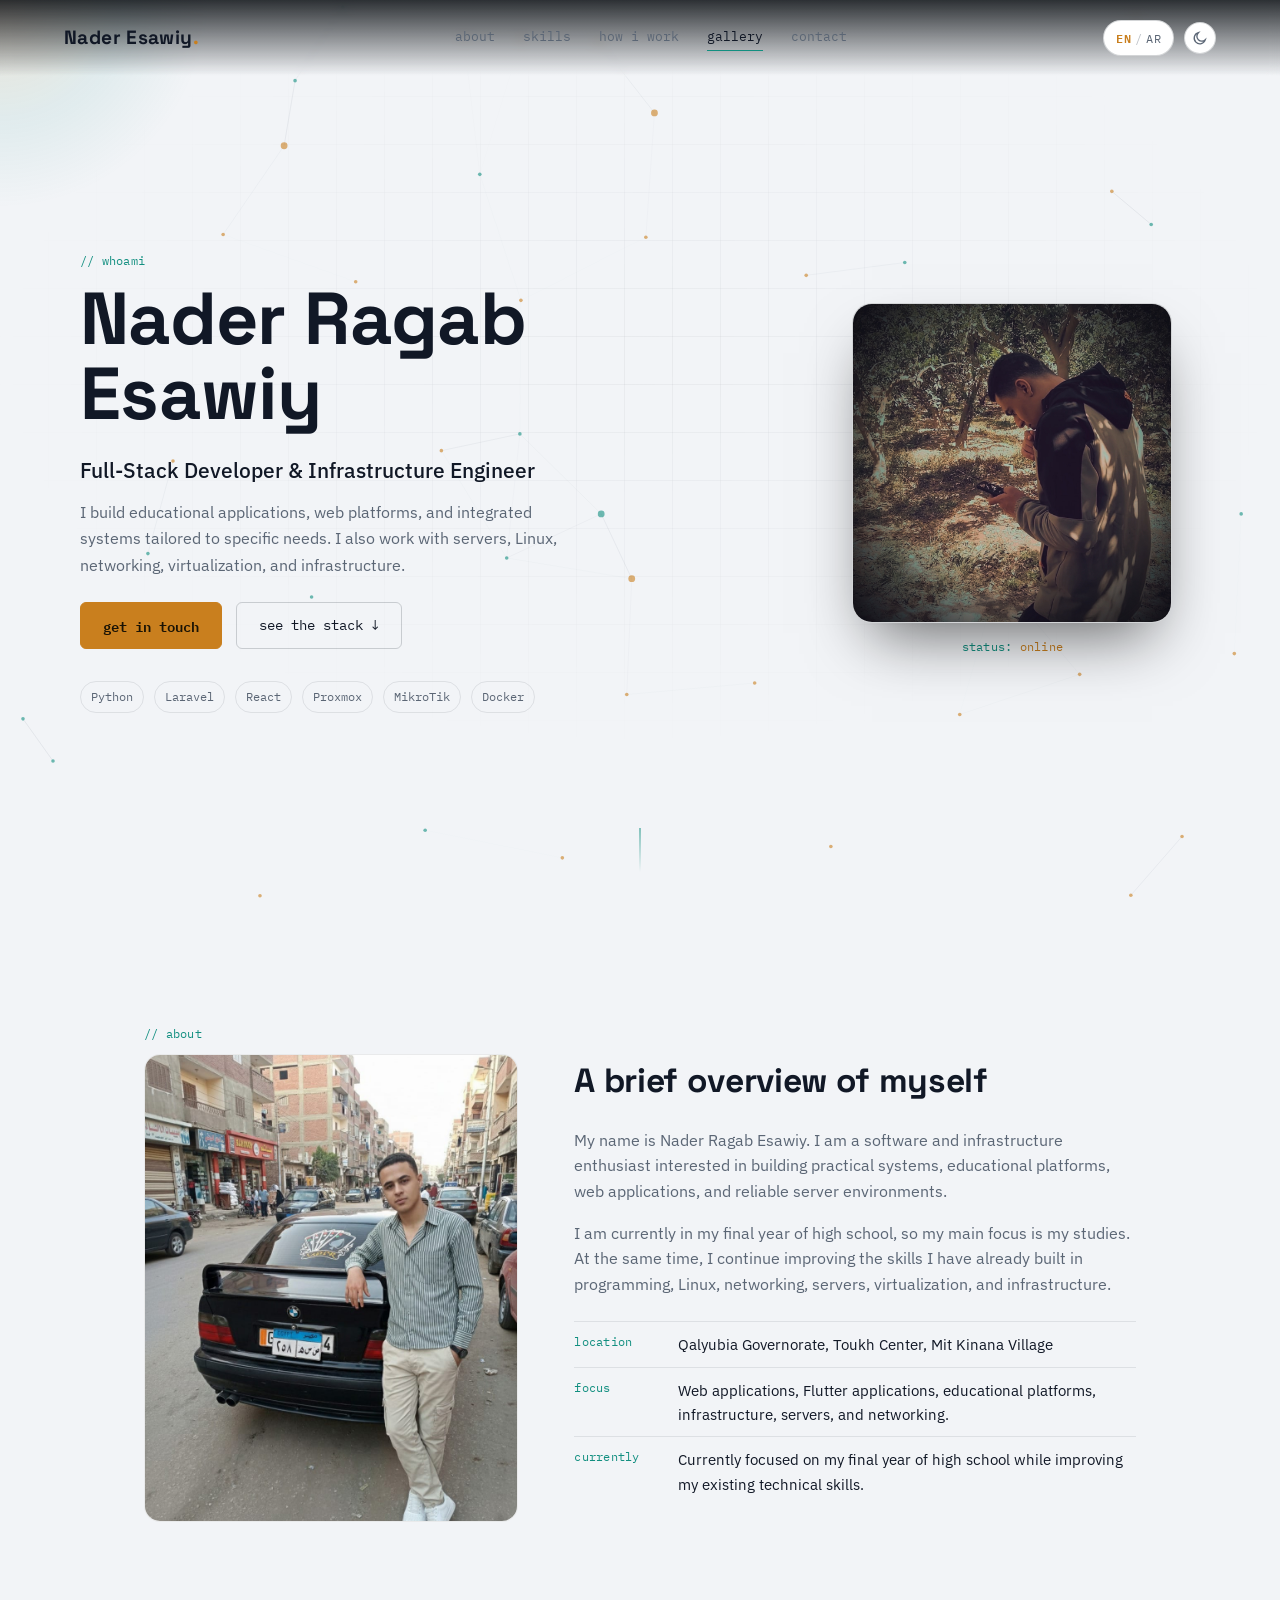
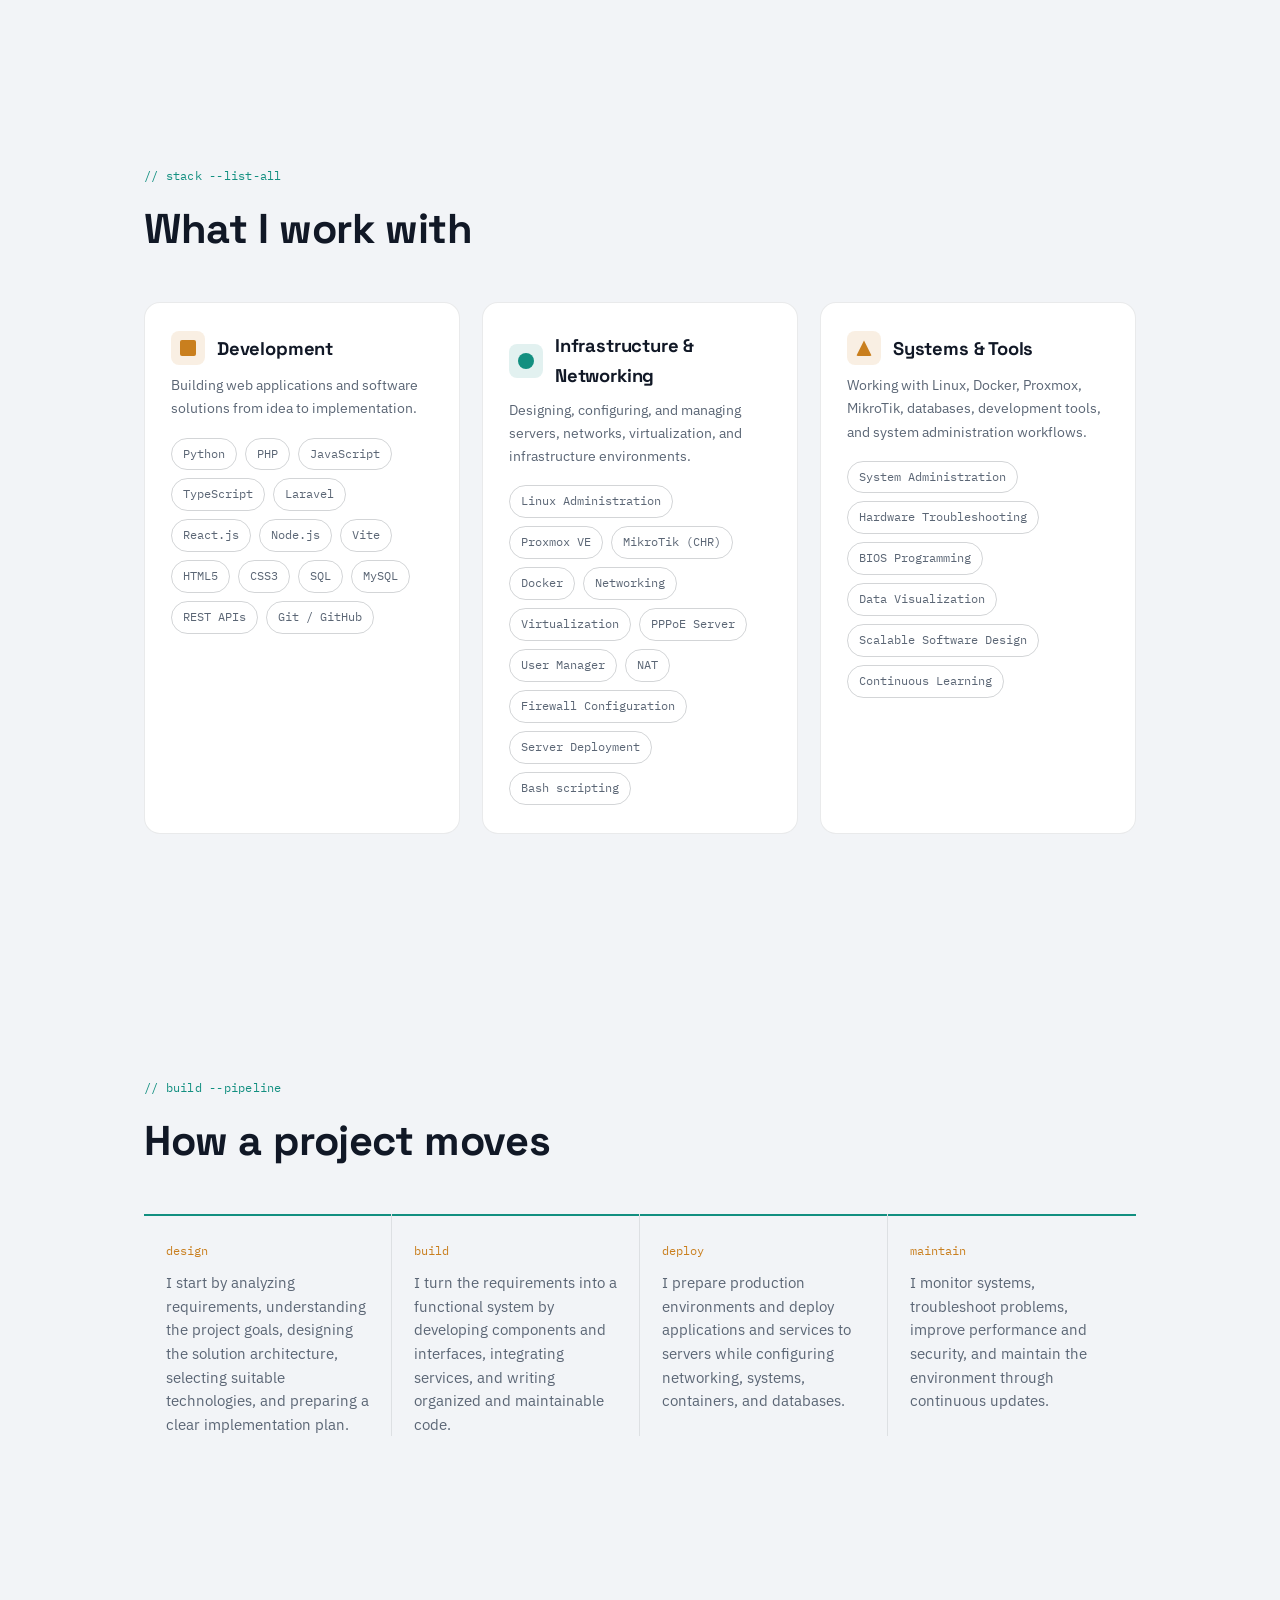
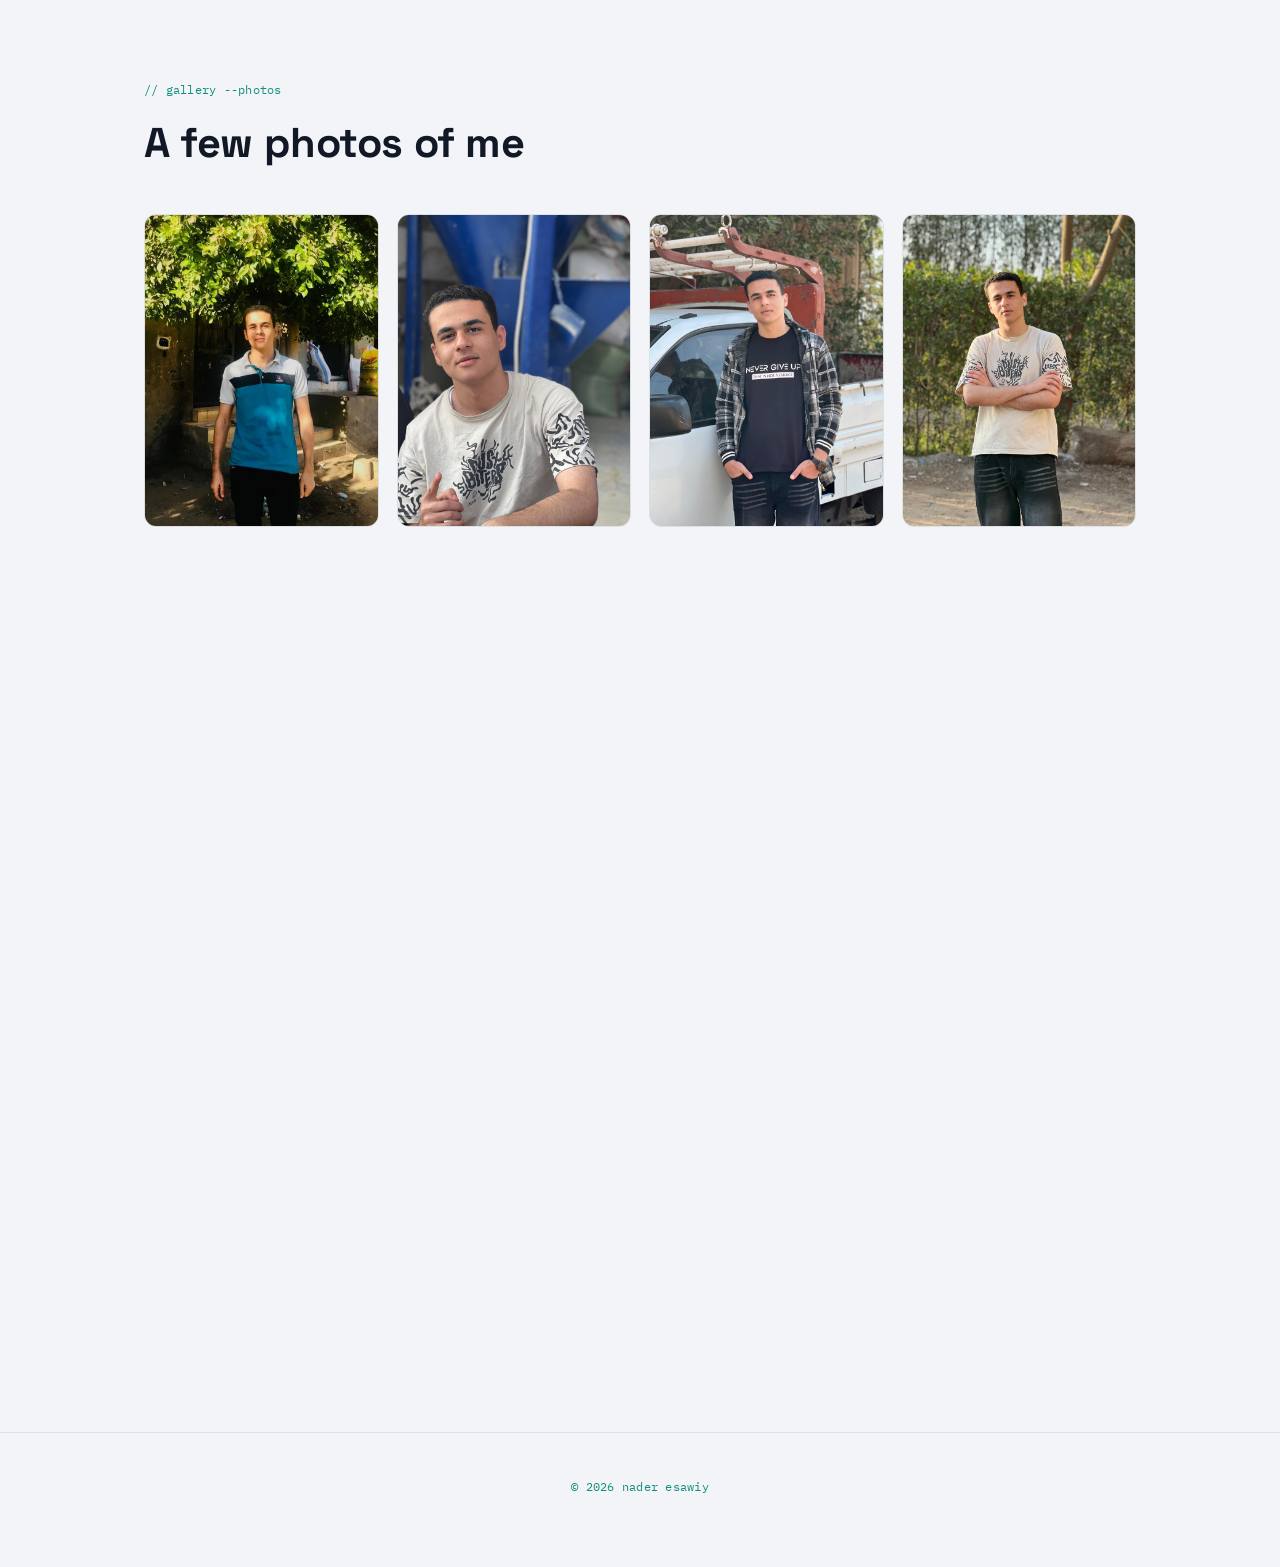
<file: index.html>
<!DOCTYPE html>
<html lang="en" dir="ltr" data-theme="dark">
<head>
<meta charset="UTF-8">
<meta name="viewport" content="width=device-width, initial-scale=1.0">

<title>Nader | Software & Infrastructure Developer</title>

<meta name="description"
      content="Nader Esawiy is a Software & Infrastructure Developer focused on web development, Linux, networking, virtualization, servers, and infrastructure.">

<meta name="keywords"
      content="Nader Esawiy, Nader, Software Developer, Infrastructure Developer, Web Developer, Linux, Networking, MikroTik, Proxmox, Docker, Virtualization, PHP, Laravel, JavaScript, React, TypeScript, Python">

<meta name="author" content="Nader Esawiy">
<meta name="robots" content="index, follow">
<meta name="googlebot" content="index, follow">
<meta name="theme-color" content="#0f172a">

<link rel="canonical" href="https://nader159951.github.io/portfolio/">

<link rel="icon" type="image/jpeg" href="img/me-hero.jpg">

<link rel="preconnect" href="https://fonts.googleapis.com">
<link rel="preconnect" href="https://fonts.gstatic.com" crossorigin>
<link href="https://fonts.googleapis.com/css2?family=Space+Grotesk:wght@400;500;600;700&family=IBM+Plex+Sans:wght@400;500;600&family=IBM+Plex+Mono:wght@400;500&family=IBM+Plex+Sans+Arabic:wght@400;500;600;700&display=swap" rel="stylesheet">

<link rel="stylesheet" href="style.css">

<!-- Open Graph -->
<meta property="og:type" content="website">
<meta property="og:title" content="Nader | Software & Infrastructure Developer">
<meta property="og:description" content="Personal portfolio of Nader Esawiy — Software & Infrastructure Developer focused on web development, Linux, networking, virtualization, servers, and infrastructure.">
<meta property="og:url" content="https://nader159951.github.io/portfolio/">
<meta property="og:image" content="https://nader159951.github.io/portfolio/img/me-hero.jpg">
<meta property="og:image:width" content="1200">
<meta property="og:image:height" content="630">
<meta property="og:site_name" content="Nader Portfolio">

<!-- Twitter / X -->
<meta name="twitter:card" content="summary_large_image">
<meta name="twitter:title" content="Nader | Software & Infrastructure Developer">
<meta name="twitter:description" content="Personal portfolio of Nader Esawiy — Software & Infrastructure Developer.">
<meta name="twitter:image" content="https://nader159951.github.io/portfolio/img/me-hero.jpg">

<!-- Structured Data -->
<script type="application/ld+json">
{
  "@context": "https://schema.org",
  "@type": "Person",
  "name": "Nader Esawiy",
  "url": "https://nader159951.github.io/portfolio/",
  "image": "https://nader159951.github.io/portfolio/img/me-hero.jpg",
  "jobTitle": "Software & Infrastructure Developer",
  "description": "Software & Infrastructure Developer focused on web development, Linux, networking, virtualization, servers, and infrastructure.",
  "knowsAbout": [
    "Software Development",
    "Web Development",
    "Linux",
    "Networking",
    "MikroTik",
    "Proxmox",
    "Docker",
    "Virtualization",
    "PHP",
    "Laravel",
    "JavaScript",
    "React",
    "TypeScript",
    "Python"
  ],
  "sameAs": [
    "https://github.com/Nader159951",
    "https://www.linkedin.com/in/nader-esawiy-678a26333/"
  ]
}
</script>
</head>
<body>

<div class="cursor-glow" id="cursorGlow" aria-hidden="true"></div>

<header class="nav" id="nav">
  <a href="#top" class="nav-logo">Nader Esawiy<span class="dot">.</span></a>

  <nav class="nav-links" id="navLinks">
    <a href="#about" data-nav data-i18n="nav.about">about</a>
    <a href="#skills" data-nav data-i18n="nav.skills">skills</a>
    <a href="#work" data-nav data-i18n="nav.work">how i work</a>
    <a href="#gallery" data-nav data-i18n="nav.gallery">gallery</a>
    <a href="#contact" data-nav data-i18n="nav.contact">contact</a>
  </nav>

  <div class="nav-controls">
    <button class="toggle-btn" id="langToggle" type="button" aria-label="Switch language">
      <span class="lang-en">EN</span><span class="lang-sep">/</span><span class="lang-ar">AR</span>
    </button>
    <button class="toggle-btn icon-btn" id="themeToggle" type="button" aria-label="Switch theme">
      <svg class="icon-sun" viewBox="0 0 24 24" fill="none" stroke="currentColor" stroke-width="2"><circle cx="12" cy="12" r="4.5"/><path d="M12 2v3M12 19v3M4.2 4.2l2.1 2.1M17.7 17.7l2.1 2.1M2 12h3M19 12h3M4.2 19.8l2.1-2.1M17.7 6.3l2.1-2.1"/></svg>
      <svg class="icon-moon" viewBox="0 0 24 24" fill="none" stroke="currentColor" stroke-width="2"><path d="M20 14.5A8.5 8.5 0 1 1 9.5 4a7 7 0 0 0 10.5 10.5Z"/></svg>
    </button>
    <button class="nav-toggle" id="navToggle" aria-label="Open menu" aria-expanded="false">
      <span></span><span></span><span></span>
    </button>
  </div>
</header>

<!-- ============ HERO ============ -->
<section class="hero" id="top">
  <canvas id="topology" class="topology-canvas" aria-hidden="true"></canvas>
  <div class="hero-grid"></div>

  <div class="hero-inner">
    <div class="hero-text">
      <p class="mono-tag">// whoami</p>
      <h1 class="hero-name" data-i18n="hero.name"></h1>
      <p class="hero-role" data-i18n="hero.role"></p>
      <p class="hero-desc" data-i18n="hero.desc"></p>

      <div class="hero-actions">
        <a href="#contact" class="btn btn-primary" data-i18n="hero.cta1"></a>
        <a href="#skills" class="btn btn-ghost" data-i18n="hero.cta2"></a>
      </div>

      <div class="hero-stack-strip">
        <span>Python</span><span>Laravel</span><span>React</span><span>Proxmox</span><span>MikroTik</span><span>Docker</span>
      </div>
    </div>

    <div class="hero-photo-wrap">
      <div class="hero-photo-frame">
        <!-- PHOTO SLOT 1 — your main profile photo -->
        <img src="img/me-hero.jpg" alt="Portrait photo" class="hero-photo" onerror="this.parentElement.classList.add('img-missing')">
        <div class="photo-missing-note" data-i18n="photo.slot"><br><span></span></div>
      </div>
      <div class="hero-photo-tag mono-tag">status: <span class="ok">online</span></div>
    </div>
  </div>

  <div class="scroll-cue" aria-hidden="true"><span></span></div>
</section>

<main>

  <!-- ============ ABOUT ============ -->
  <section class="section about" id="about">
    <p class="mono-tag reveal">// about</p>
    <div class="about-grid">
      <div class="about-photo reveal">
        <div class="about-photo-frame">
          <!-- PHOTO SLOT 2 — a candid / working photo -->
          <img src="img/me-about.jpg" alt="Working photo" onerror="this.parentElement.classList.add('img-missing')">
          <div class="photo-missing-note" data-i18n="photo.slot2"><br><span></span></div>
        </div>
      </div>
      <div class="about-copy reveal">
        <h2 data-i18n="about.title"></h2>
        <p data-i18n="about.p1"></p>
        <p data-i18n="about.p2"></p>
        <ul class="about-facts">
          <li><span class="mono-tag">location</span><span data-i18n="about.fact.location"></span></li>
          <li><span class="mono-tag">focus</span><span data-i18n="about.fact.focus"></span></li>
          <li><span class="mono-tag">currently</span><span data-i18n="about.fact.currently"></span></li>
        </ul>
      </div>
    </div>
  </section>

  <!-- ============ SKILLS ============ -->
  <section class="section skills" id="skills">
    <p class="mono-tag reveal">// stack --list-all</p>
    <h2 class="section-title reveal" data-i18n="skills.title"></h2>

    <div class="skill-clusters">
      <div class="cluster reveal">
        <div class="cluster-head">
          <span class="cluster-icon" data-icon="dev"></span>
          <h3 data-i18n="skills.c1.title">Development</h3>
        </div>
        <p class="cluster-desc" data-i18n="skills.c1.desc"></p>
        <div class="chips">
          <span class="chip">Python</span><span class="chip">PHP</span><span class="chip">JavaScript</span>
          <span class="chip">TypeScript</span><span class="chip">Laravel</span><span class="chip">React.js</span>
          <span class="chip">Node.js</span><span class="chip">Vite</span><span class="chip">HTML5</span>
          <span class="chip">CSS3</span><span class="chip">SQL</span><span class="chip">MySQL</span>
          <span class="chip">REST APIs</span><span class="chip">Git / GitHub</span>
        </div>
      </div>

      <div class="cluster reveal">
        <div class="cluster-head">
          <span class="cluster-icon" data-icon="net"></span>
          <h3 data-i18n="skills.c2.title">Infrastructure &amp; Networking</h3>
        </div>
        <p class="cluster-desc" data-i18n="skills.c2.desc">Designing and running the network underneath the app.</p>
        <div class="chips">
          <span class="chip">Linux Administration</span><span class="chip">Proxmox VE</span>
          <span class="chip">MikroTik (CHR)</span><span class="chip">Docker</span>
          <span class="chip">Networking</span><span class="chip">Virtualization</span>
          <span class="chip">PPPoE Server</span><span class="chip">User Manager</span>
          <span class="chip">NAT</span><span class="chip">Firewall Configuration</span>
          <span class="chip">Server Deployment</span><span class="chip">Bash scripting</span>
        </div>
      </div>

      <div class="cluster reveal">
        <div class="cluster-head">
          <span class="cluster-icon" data-icon="sys"></span>
          <h3 data-i18n="skills.c3.title">Systems &amp; Tools</h3>
        </div>
        <p class="cluster-desc" data-i18n="skills.c3.desc">The hardware and habits behind everything above.</p>
        <div class="chips">
          <span class="chip">System Administration</span><span class="chip">Hardware Troubleshooting</span>
          <span class="chip">BIOS Programming</span><span class="chip">Data Visualization</span>
          <span class="chip">Scalable Software Design</span><span class="chip">Continuous Learning</span>
        </div>
      </div>
    </div>
  </section>

  <!-- ============ HOW I WORK ============ -->
  <section class="section process" id="work">
    <p class="mono-tag reveal">// build --pipeline</p>
    <h2 class="section-title reveal" data-i18n="process.title">How a project moves</h2>
    <div class="process-line reveal">
      <div class="process-step">
        <span class="step-mark">design</span>
        <p data-i18n="process.p1"></p>
      </div>
      <div class="process-step">
        <span class="step-mark">build</span>
        <p data-i18n="process.p2"></p>
      </div>
      <div class="process-step">
        <span class="step-mark">deploy</span>
        <p data-i18n="process.p3"></p>
      </div>
      <div class="process-step">
        <span class="step-mark">maintain</span>
        <p data-i18n="process.p4"></p>
      </div>
    </div>
  </section>

  <!-- ============ GALLERY ============ -->
  <section class="section gallery" id="gallery">
    <p class="mono-tag reveal">// gallery --photos</p>
    <h2 class="section-title reveal" data-i18n="gallery.title">A few photos of me</h2>
    <div class="gallery-grid">
      <figure class="gallery-item reveal">
        <img src="img/gallery-1.jpg" alt="Photo 1" onerror="this.parentElement.classList.add('img-missing')">
        <div class="photo-missing-note" data-i18n="photo.slotg"><span></span></div>
        <figcaption data-i18n="gallery.cap1"></figcaption>
      </figure>
      <figure class="gallery-item reveal">
        <img src="img/gallery-2.jpg" alt="Photo 2" onerror="this.parentElement.classList.add('img-missing')">
        <div class="photo-missing-note" data-i18n="photo.slotg2"><span></span></div>
        <figcaption data-i18n="gallery.cap2"></figcaption>
      </figure>
      <figure class="gallery-item reveal">
        <img src="img/gallery-3.jpg" alt="Photo 3" onerror="this.parentElement.classList.add('img-missing')">
        <div class="photo-missing-note" data-i18n="photo.slotg3"><span></span></div>
        <figcaption data-i18n="gallery.cap3"></figcaption>
      </figure>
      <figure class="gallery-item reveal">
        <img src="img/gallery-4.jpg" alt="Photo 4" onerror="this.parentElement.classList.add('img-missing')">
        <div class="photo-missing-note" data-i18n="photo.slotg4"><span></span></div>
        <figcaption data-i18n="gallery.cap4"></figcaption>
      </figure>
    </div>
  </section>

  <!-- ============ CONTACT ============ -->
  <section class="section contact" id="contact">
    <p class="mono-tag reveal">// contact --send</p>
    <h2 class="section-title reveal" data-i18n="contact.title">Let's talk</h2>
    <p class="contact-lead reveal" data-i18n="contact.lead"></p>

    <div class="contact-grid reveal">
      <a class="contact-card" href="mailto:nader.esawiy159951@gmail.com">
        <span class="mono-tag">email</span>
        <span class="contact-value">nader.esawiy159951@gmail.com</span>
      </a>
      <a class="contact-card" href="https://github.com/Nader159951" target="_blank" rel="noopener">
        <span class="mono-tag">github</span>
        <span class="contact-value">github</span>
      </a>
      <a class="contact-card" href="https://www.linkedin.com/in/nader-esawiy-678a26333/" target="_blank" rel="noopener">
        <span class="mono-tag">linkedin</span>
        <span class="contact-value">linkedin</span>
      </a>
      <a class="contact-card" href="https://wa.me/+201500245526" target="_blank" rel="noopener">
        <span class="mono-tag">whatsapp</span>
        <span class="contact-value">01500245526</span>
      </a>
    </div>
  </section>

</main>

<footer class="footer">
  <p class="mono-tag">© <span id="year"></span> Nader ESAWIY </p>
</footer>

<script src="script.js"></script>
</body>
</html>
</file>
<file: style.css>
/* ==========================================================
   TOKENS — dark (default) and light themes
   ========================================================== */
:root,
[data-theme="dark"]{
  --bg-void:#0A0E12;
  --bg-panel:#11161D;
  --bg-panel-2:#161C25;
  --line:rgba(255,255,255,.08);
  --line-strong:rgba(255,255,255,.16);
  --text:#E7ECF1;
  --text-muted:#8B96A6;
  --amber:#E8A33D;
  --teal:#4FD8C4;
  --amber-dim:rgba(232,163,61,.14);
  --teal-dim:rgba(79,216,196,.14);
  --btn-primary-text:#1A1305;
  --topology-line:139,150,166;
  --topology-amber:232,163,61;
  --topology-teal:79,216,196;
  --glow-op1:.10; --glow-op2:.05;
  --shadow:0 30px 60px -20px rgba(0,0,0,.6);

  --font-display:'Space Grotesk', sans-serif;
  --font-body:'IBM Plex Sans', sans-serif;
  --font-mono:'IBM Plex Mono', monospace;
  --font-display-ar:'IBM Plex Sans Arabic', sans-serif;
  --font-body-ar:'IBM Plex Sans Arabic', sans-serif;

  --container:1120px;
}

[data-theme="light"]{
  --bg-void:#F2F4F7;
  --bg-panel:#FFFFFF;
  --bg-panel-2:#EAEDF1;
  --line:rgba(15,23,35,.09);
  --line-strong:rgba(15,23,35,.18);
  --text:#111826;
  --text-muted:#5B6675;
  --amber:#C97F1E;
  --teal:#128F80;
  --amber-dim:rgba(201,127,30,.12);
  --teal-dim:rgba(18,143,128,.12);
  --btn-primary-text:#FFF9EE;
  --topology-line:120,132,148;
  --topology-amber:201,127,30;
  --topology-teal:18,143,128;
  --glow-op1:.16; --glow-op2:.08;
  --shadow:0 30px 60px -20px rgba(20,30,45,.18);
}

*{box-sizing:border-box;}
html{scroll-behavior:smooth;}
html[dir="rtl"] body{font-family:var(--font-body-ar);}
html[dir="rtl"] h1, html[dir="rtl"] h2, html[dir="rtl"] h3{font-family:var(--font-display-ar);}
body{
  margin:0;
  background:var(--bg-void);
  color:var(--text);
  font-family:var(--font-body);
  line-height:1.6;
  -webkit-font-smoothing:antialiased;
  transition:background .35s ease, color .35s ease;
}
h1,h2,h3{font-family:var(--font-display); margin:0; letter-spacing:-0.01em;}
p{margin:0 0 1em; color:var(--text-muted);}
a{color:inherit; text-decoration:none;}
img{max-width:100%; display:block;}
ul{list-style:none; margin:0; padding:0;}

.mono-tag{
  font-family:var(--font-mono);
  font-size:.78rem;
  color:var(--teal);
  letter-spacing:.02em;
  text-transform:lowercase;
  margin:0 0 .8em;
  display:inline-block;
  direction:ltr;
}
.mono-tag .ok{color:var(--amber);}

@media (prefers-reduced-motion: reduce){
  *{animation-duration:0.001ms !important; animation-iteration-count:1 !important; transition-duration:0.001ms !important; scroll-behavior:auto !important;}
}

/* ==========================================================
   CURSOR GLOW
   ========================================================== */
.cursor-glow{
  position:fixed;
  top:0; left:0;
  width:420px; height:420px;
  border-radius:50%;
  background:radial-gradient(circle, rgba(var(--topology-amber),var(--glow-op1)), rgba(var(--topology-teal),var(--glow-op2)) 40%, transparent 70%);
  pointer-events:none;
  transform:translate(-50%,-50%);
  z-index:1;
  transition:opacity .3s ease, background .35s ease;
  will-change:transform;
}
@media (max-width:768px){ .cursor-glow{display:none;} }

/* ==========================================================
   NAV
   ========================================================== */
.nav{
  position:fixed; top:0; left:0; right:0; z-index:100;
  display:flex; align-items:center; justify-content:space-between;
  padding:20px clamp(20px,5vw,64px);
  background:linear-gradient(to bottom, rgba(10,14,18,.85), rgba(10,14,18,0));
  backdrop-filter:blur(6px);
}
.nav-logo{
  font-family:var(--font-display); font-weight:700; font-size:1.2rem; letter-spacing:.02em;
}
.nav-logo .dot{color:var(--amber);}
.nav-links{display:flex; gap:28px;}
.nav-links a{
  font-family:var(--font-mono); font-size:.82rem; color:var(--text-muted);
  position:relative; padding-bottom:4px; transition:color .2s ease;
}
.nav-links a::after{
  content:''; position:absolute; left:0; bottom:0; width:0; height:1px;
  background:var(--teal); transition:width .25s ease;
}
.nav-links a:hover, .nav-links a:focus-visible, .nav-links a.active{color:var(--text);}
.nav-links a:hover::after, .nav-links a.active::after{width:100%;}

.nav-controls{display:flex; align-items:center; gap:10px;}

.toggle-btn{
  font-family:var(--font-mono); font-size:.76rem; letter-spacing:.03em;
  background:var(--bg-panel); color:var(--text-muted);
  border:1px solid var(--line-strong); border-radius:20px;
  padding:7px 12px; cursor:pointer;
  display:flex; align-items:center; gap:4px;
  transition:border-color .2s ease, color .2s ease, background .2s ease;
}
.toggle-btn:hover{border-color:var(--teal); color:var(--text);}
.lang-sep{opacity:.4;}
html[lang="en"] .lang-en, html[lang="ar"] .lang-ar{color:var(--amber); font-weight:600;}

.icon-btn{padding:7px; border-radius:50%;}
.icon-btn svg{width:16px; height:16px; display:block;}
.icon-btn .icon-moon{display:none;}
[data-theme="light"] .icon-btn .icon-sun{display:none;}
[data-theme="light"] .icon-btn .icon-moon{display:block;}

.nav-toggle{
  display:none; flex-direction:column; gap:5px;
  background:none; border:none; cursor:pointer; padding:6px;
}
.nav-toggle span{width:22px; height:2px; background:var(--text); display:block; transition:.25s;}

@media (max-width:800px){
  .nav-links{
    position:fixed; top:0; right:0; height:100vh; width:min(280px,80vw);
    background:var(--bg-panel);
    flex-direction:column; justify-content:center; align-items:flex-start;
    gap:26px; padding:0 40px;
    transform:translateX(100%); transition:transform .3s ease;
    border-left:1px solid var(--line);
    z-index:99;
  }
  .nav-links.open{transform:translateX(0);}
  html[dir="rtl"] .nav-links{right:auto; left:0; border-left:none; border-right:1px solid var(--line); transform:translateX(-100%);}
  html[dir="rtl"] .nav-links.open{transform:translateX(0);}
  .nav-toggle{display:flex;}
  .nav-toggle.open span:nth-child(1){transform:translateY(7px) rotate(45deg);}
  .nav-toggle.open span:nth-child(2){opacity:0;}
  .nav-toggle.open span:nth-child(3){transform:translateY(-7px) rotate(-45deg);}
}

/* ==========================================================
   HERO
   ========================================================== */
.hero{
  position:relative;
  min-height:100vh;
  display:flex; align-items:center;
  overflow:hidden;
  padding:120px clamp(20px,5vw,64px) 60px;
}
.topology-canvas{
  position:absolute; inset:0; width:100%; height:100%; z-index:0;
}
.hero-grid{
  position:absolute; inset:0; z-index:0;
  background-image:
    linear-gradient(var(--line) 1px, transparent 1px),
    linear-gradient(90deg, var(--line) 1px, transparent 1px);
  background-size:48px 48px;
  mask-image:radial-gradient(ellipse 70% 60% at 50% 40%, black 0%, transparent 75%);
  opacity:.5;
}
.hero-inner{
  position:relative; z-index:1;
  max-width:var(--container); margin:0 auto; width:100%;
  display:grid; grid-template-columns:1.3fr .7fr; gap:48px;
  align-items:center;
}
.hero-name{
  font-size:clamp(2.6rem, 6.5vw, 4.6rem);
  font-weight:700; line-height:1.02;
  margin-bottom:.3em;
}
.hero-role{
  font-size:clamp(1.05rem,2vw,1.3rem);
  color:var(--text); font-weight:500; margin-bottom:.6em;
}
.hero-role .amp{color:var(--amber); font-family:var(--font-display);}
.hero-desc{max-width:480px; font-size:1.02rem;}
.hero-actions{display:flex; gap:14px; margin:24px 0 32px; flex-wrap:wrap;}

.btn{
  font-family:var(--font-mono); font-size:.85rem;
  padding:12px 22px; border-radius:6px;
  border:1px solid var(--line-strong);
  transition:transform .18s ease, background .2s ease, border-color .2s ease;
  display:inline-flex; align-items:center;
}
.btn-primary{background:var(--amber); color:#1a1305; border-color:var(--amber); font-weight:600;}
.btn-primary:hover{transform:translateY(-2px);}
.btn-ghost{color:var(--text); background:transparent;}
.btn-ghost:hover{border-color:var(--teal); color:var(--teal); transform:translateY(-2px);}

.hero-stack-strip{
  display:flex; gap:10px; flex-wrap:wrap;
  font-family:var(--font-mono); font-size:.75rem; color:var(--text-muted);
}
.hero-stack-strip span{
  border:1px solid var(--line); padding:5px 10px; border-radius:20px;
}

.hero-photo-wrap{display:flex; flex-direction:column; align-items:center; gap:14px;}
.hero-photo-frame{
  position:relative; width:min(320px,100%); aspect-ratio:1/1;
  border-radius:20px; overflow:hidden;
  border:1px solid var(--line-strong);
  background:var(--bg-panel);
  box-shadow:0 30px 60px -20px rgba(0,0,0,.6);
  transform-style:preserve-3d;
  transition:transform .15s ease;
}
.hero-photo{width:100%; height:100%; object-fit:cover;}
.hero-photo-frame.img-missing .hero-photo{display:none;}
.photo-missing-note{
  display:none;
  position:absolute; inset:0;
  align-items:center; justify-content:center; text-align:center;
  font-family:var(--font-mono); font-size:.78rem; color:var(--text-muted);
  background:
    repeating-linear-gradient(45deg, rgba(255,255,255,.03) 0 10px, transparent 10px 20px);
  line-height:1.6;
}
.img-missing .photo-missing-note{display:flex; flex-direction:column;}
.photo-missing-note span{color:var(--teal); margin-top:6px;}
.hero-photo-tag{margin:0;}

.scroll-cue{
  position:absolute; bottom:28px; left:50%; transform:translateX(-50%);
  z-index:1;
}
.scroll-cue span{
  display:block; width:1px; height:44px;
  background:linear-gradient(to bottom, var(--teal), transparent);
  animation:scrollcue 1.8s ease-in-out infinite;
}
@keyframes scrollcue{
  0%{transform:scaleY(0); transform-origin:top; opacity:0;}
  40%{transform:scaleY(1); transform-origin:top; opacity:1;}
  100%{transform:scaleY(1); transform-origin:bottom; opacity:0;}
}

@media (max-width:860px){
  .hero-inner{grid-template-columns:1fr; text-align:left;}
  .hero-photo-wrap{order:-1; margin-bottom:8px;}
  .hero-photo-frame{width:200px;}
}

/* ==========================================================
   SECTIONS (shared)
   ========================================================== */
.section{
  max-width:var(--container); margin:0 auto;
  padding:120px clamp(20px,5vw,64px);
}
.section-title{
  font-size:clamp(1.8rem,3.5vw,2.6rem);
  margin-bottom:.9em;
  max-width:640px;
}

.reveal{
  opacity:0; transform:translateY(22px);
  transition:opacity .7s ease, transform .7s ease;
}
.reveal.in{opacity:1; transform:none;}

/* ==========================================================
   ABOUT
   ========================================================== */
.about-grid{
  display:grid; grid-template-columns:.8fr 1.2fr; gap:56px; align-items:start;
}
.about-photo-frame{
  position:relative; border-radius:16px; overflow:hidden;
  border:1px solid var(--line); aspect-ratio:4/5;
  background:var(--bg-panel);
}
.about-photo-frame img{width:100%; height:100%; object-fit:cover;}
.about-photo-frame.img-missing img{display:none;}
.about-copy h2{margin-bottom:.6em; font-size:clamp(1.6rem,3vw,2.1rem);}
.about-facts{margin-top:24px; display:flex; flex-direction:column; gap:10px;}
.about-facts li{
  display:flex; gap:14px; font-size:.95rem; color:var(--text);
  border-top:1px solid var(--line); padding-top:10px;
}
.about-facts .mono-tag{min-width:90px; margin:0;}

@media (max-width:760px){
  .about-grid{grid-template-columns:1fr;}
}

/* ==========================================================
   SKILLS
   ========================================================== */
.skill-clusters{
  display:grid; grid-template-columns:repeat(3,1fr); gap:22px; margin-top:40px;
}
.cluster{
  background:var(--bg-panel);
  border:1px solid var(--line);
  border-radius:16px;
  padding:28px 26px;
  transition:border-color .25s ease, transform .25s ease;
}
.cluster:hover{border-color:var(--line-strong); transform:translateY(-4px);}
.cluster-head{display:flex; align-items:center; gap:12px; margin-bottom:8px;}
.cluster-head h3{font-size:1.15rem;}
.cluster-icon{
  width:34px; height:34px; border-radius:8px; flex-shrink:0;
  background:var(--amber-dim); position:relative;
}
.cluster-icon::before{
  content:''; position:absolute; inset:9px; border-radius:2px;
  background:var(--amber);
}
.cluster-icon[data-icon="net"]{background:var(--teal-dim);}
.cluster-icon[data-icon="net"]::before{background:var(--teal); border-radius:50%;}
.cluster-icon[data-icon="sys"]::before{clip-path:polygon(50% 0,100% 100%,0 100%);}
.cluster-desc{font-size:.9rem; margin-bottom:18px;}
.chips{display:flex; flex-wrap:wrap; gap:8px;}
.chip{
  font-family:var(--font-mono); font-size:.74rem;
  padding:6px 11px; border-radius:20px;
  border:1px solid var(--line-strong);
  color:var(--text-muted);
  transition:color .2s ease, border-color .2s ease;
}
.cluster:nth-child(1) .chip:hover{color:var(--amber); border-color:var(--amber);}
.cluster:nth-child(2) .chip:hover{color:var(--teal); border-color:var(--teal);}
.cluster:nth-child(3) .chip:hover{color:#fff; border-color:var(--line-strong);}

@media (max-width:900px){
  .skill-clusters{grid-template-columns:1fr;}
}

/* ==========================================================
   PROCESS
   ========================================================== */
.process-line{
  display:grid; grid-template-columns:repeat(4,1fr); gap:0; margin-top:40px;
  border-top:1px solid var(--line);
}
.process-step{
  padding:26px 22px 0; border-right:1px solid var(--line);
  position:relative;
}
.process-step:last-child{border-right:none;}
.process-step::before{
  content:''; position:absolute; top:-1px; left:0; width:0; height:2px;
  background:var(--teal); transition:width .5s ease;
}
.process-line.in .process-step::before{width:100%;}
.step-mark{
  font-family:var(--font-mono); font-size:.78rem; color:var(--amber);
  text-transform:lowercase; display:block; margin-bottom:10px;
}
.process-step p{font-size:.92rem; margin:0;}

@media (max-width:860px){
  .process-line{grid-template-columns:1fr;}
  .process-step{border-right:none; border-bottom:1px solid var(--line); padding-bottom:20px; margin-bottom:6px;}
}

/* ==========================================================
   GALLERY
   ========================================================== */
.gallery-grid{
  display:grid; grid-template-columns:repeat(4,1fr); gap:18px; margin-top:36px;
}
.gallery-item{margin:0;}
.gallery-item > div, .gallery-item img{
  width:100%; aspect-ratio:3/4; object-fit:cover; border-radius:12px;
  border:1px solid var(--line);
}
.gallery-item{position:relative;}
.gallery-item .photo-missing-note{border-radius:12px; border:1px solid var(--line);}
.gallery-item.img-missing img{display:none;}
.gallery-item figcaption{
  font-family:var(--font-mono); font-size:.75rem; color:var(--text-muted);
  margin-top:10px; text-align:center;
}
.gallery-item{transition:transform .3s ease;}
.gallery-item:hover{transform:translateY(-6px);}

@media (max-width:860px){
  .gallery-grid{grid-template-columns:repeat(2,1fr);}
}

/* ==========================================================
   CONTACT
   ========================================================== */
.contact-lead{max-width:480px; font-size:1.02rem;}
.contact-grid{
  display:grid; grid-template-columns:repeat(2,1fr); gap:16px; margin-top:32px;
}
.contact-card{
  background:var(--bg-panel); border:1px solid var(--line);
  border-radius:14px; padding:22px 24px;
  display:flex; flex-direction:column; gap:8px;
  transition:border-color .2s ease, transform .2s ease;
}
.contact-card:hover{border-color:var(--teal); transform:translateY(-3px);}
.contact-value{font-size:1rem; word-break:break-all;}

@media (max-width:640px){
  .contact-grid{grid-template-columns:1fr;}
}

/* ==========================================================
   FOOTER
   ========================================================== */
.footer{
  text-align:center; padding:40px 20px 60px;
  border-top:1px solid var(--line);
}
</file>
